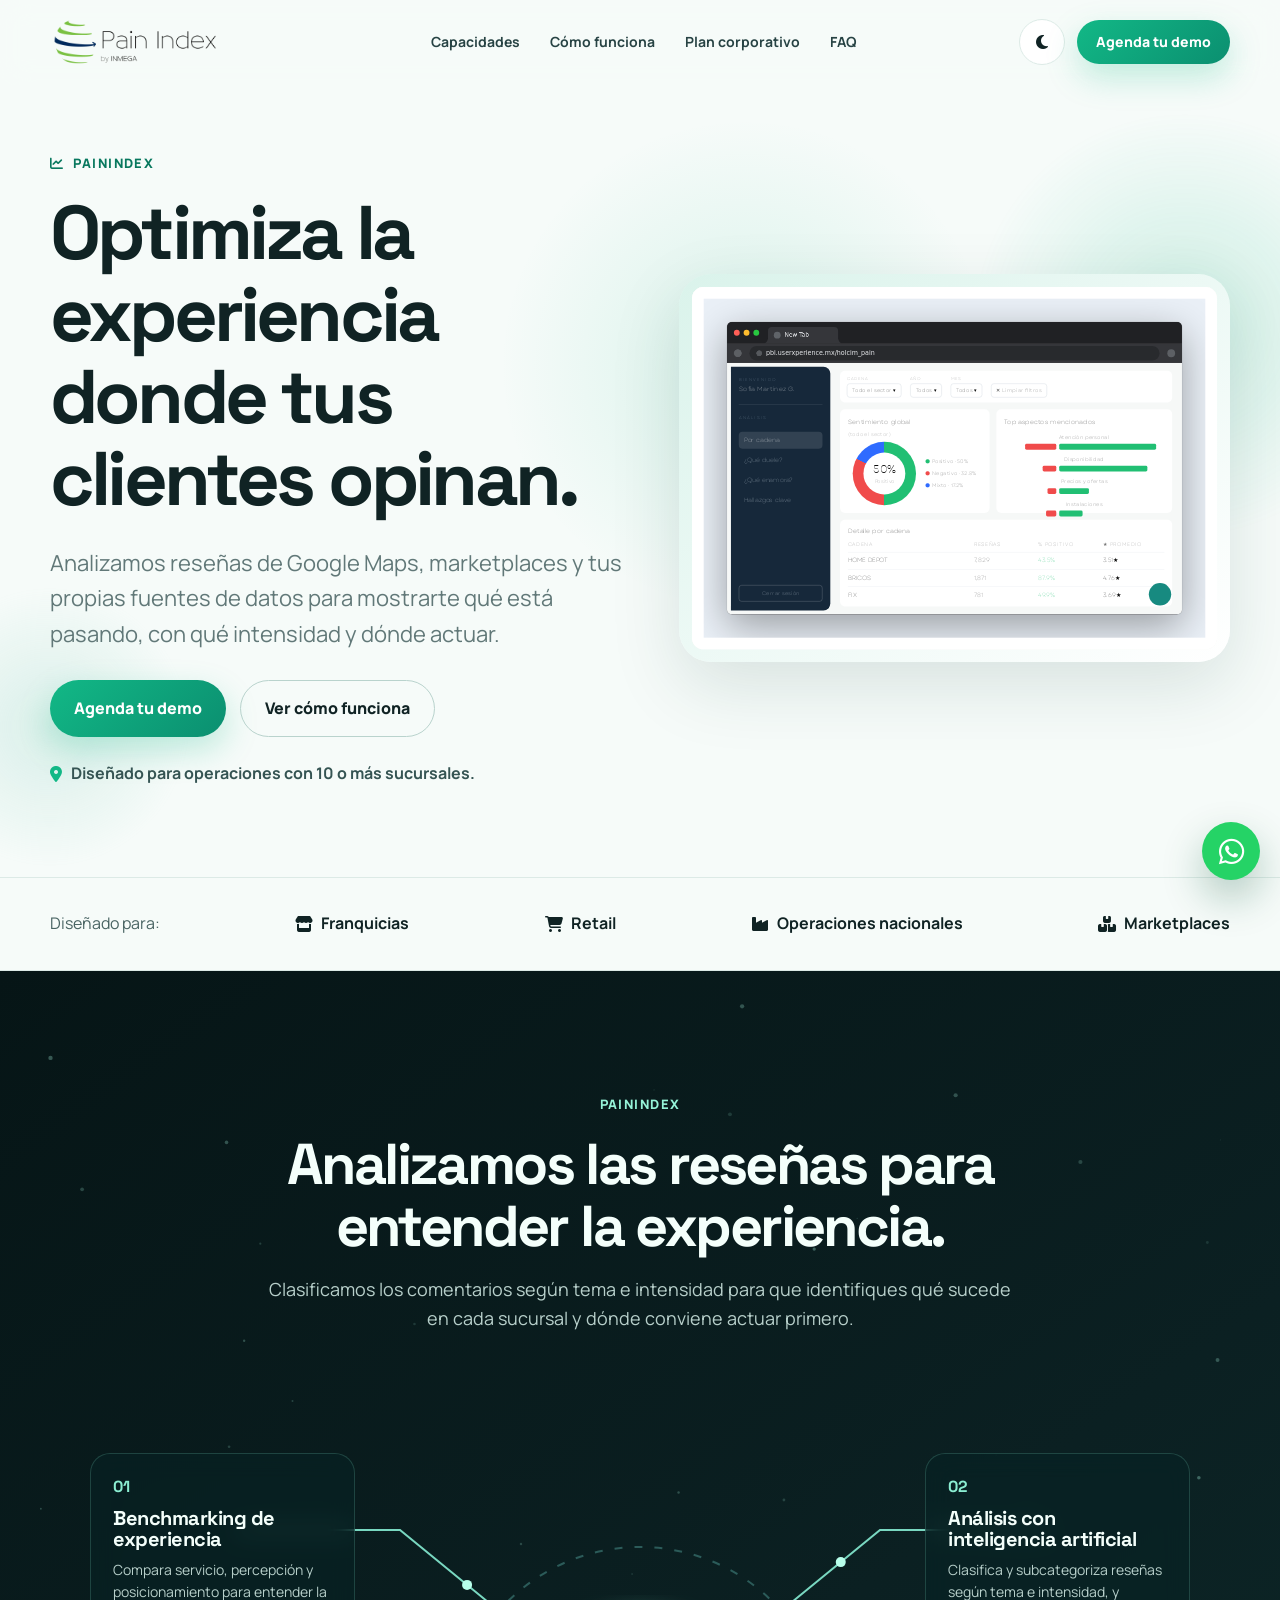
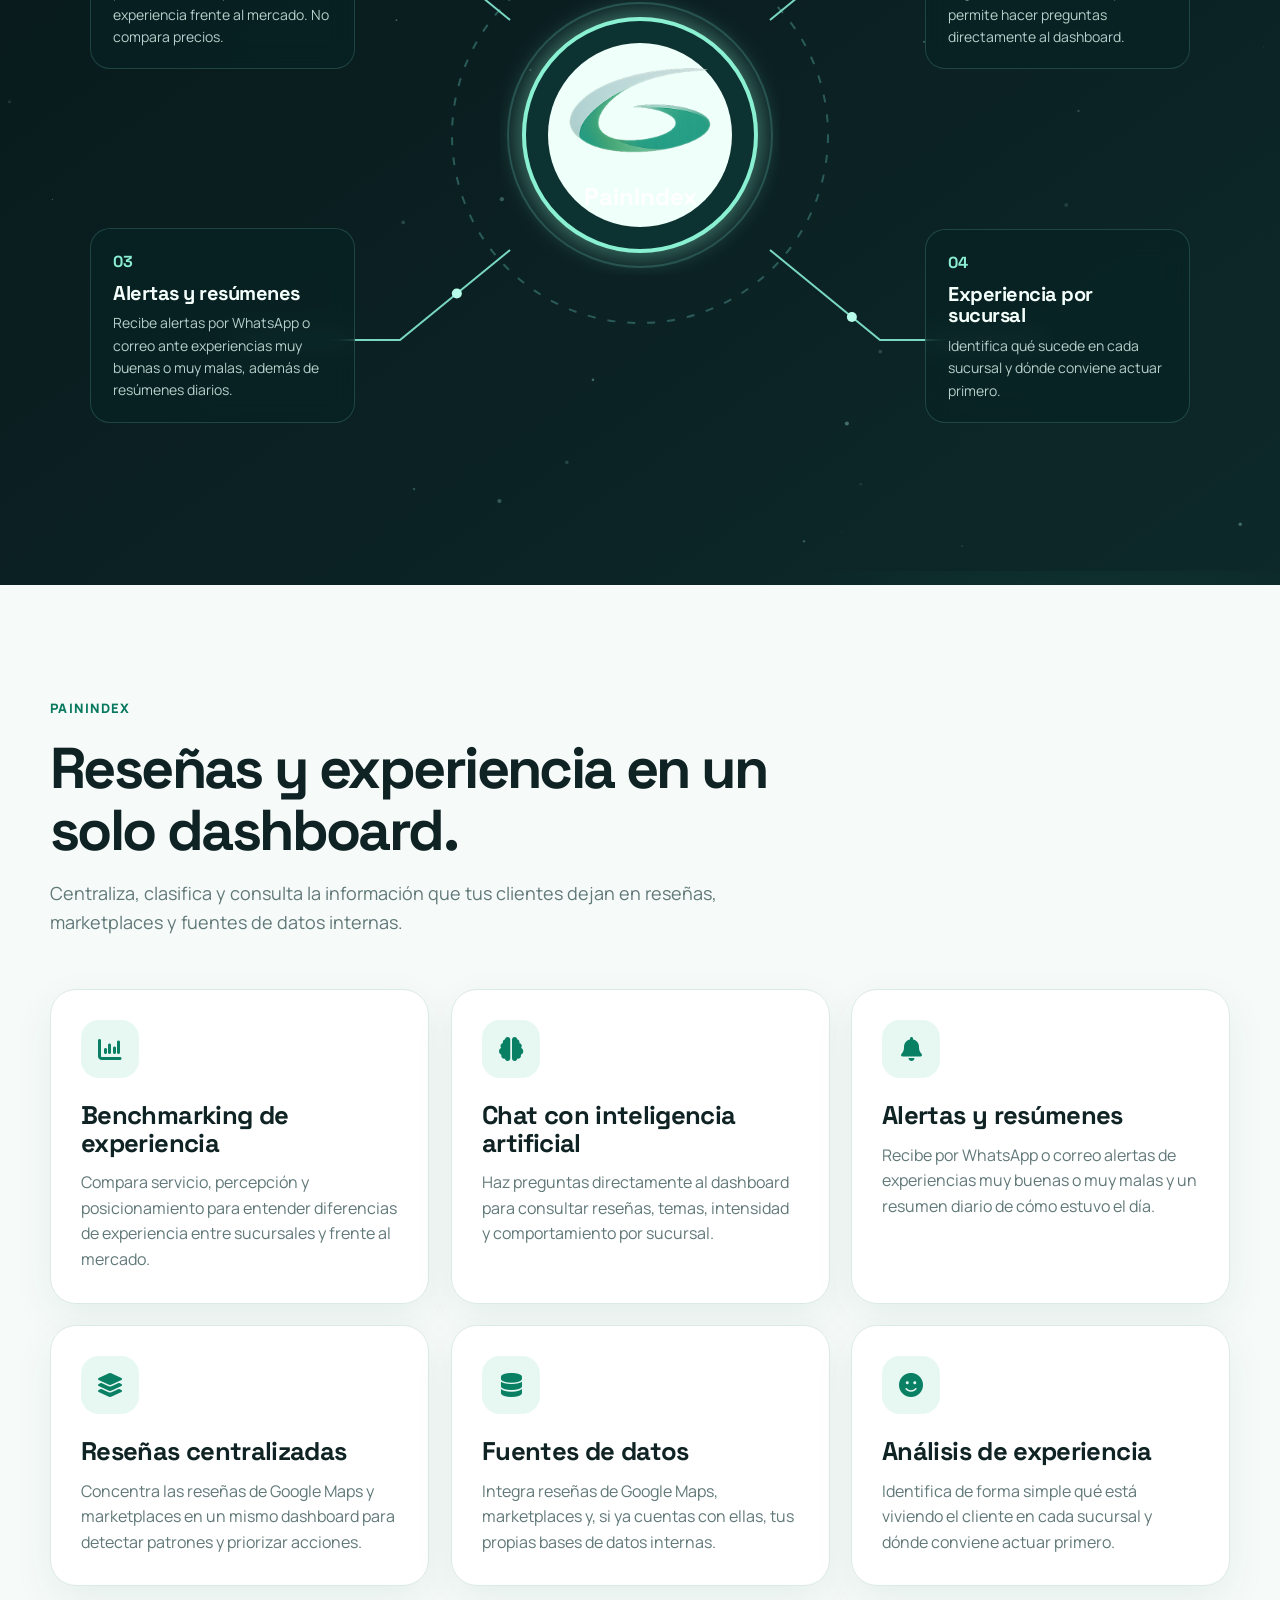
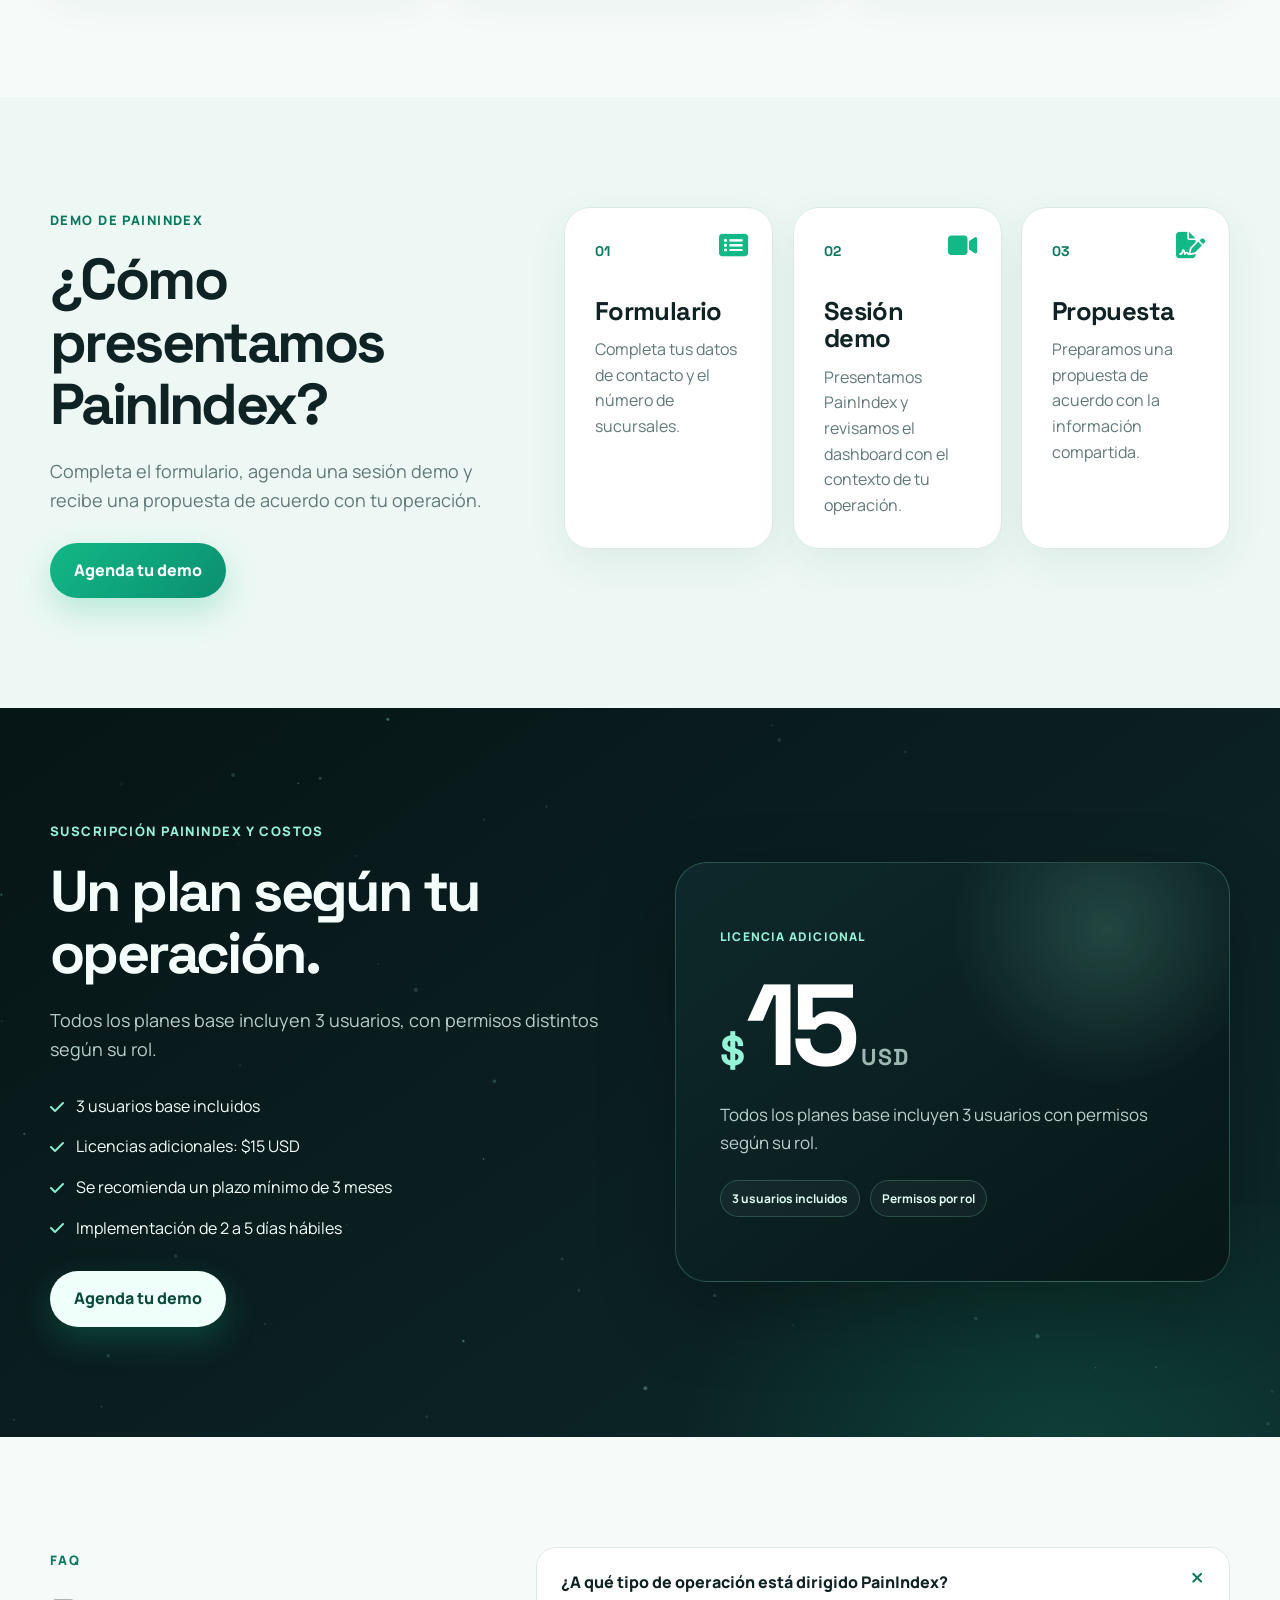
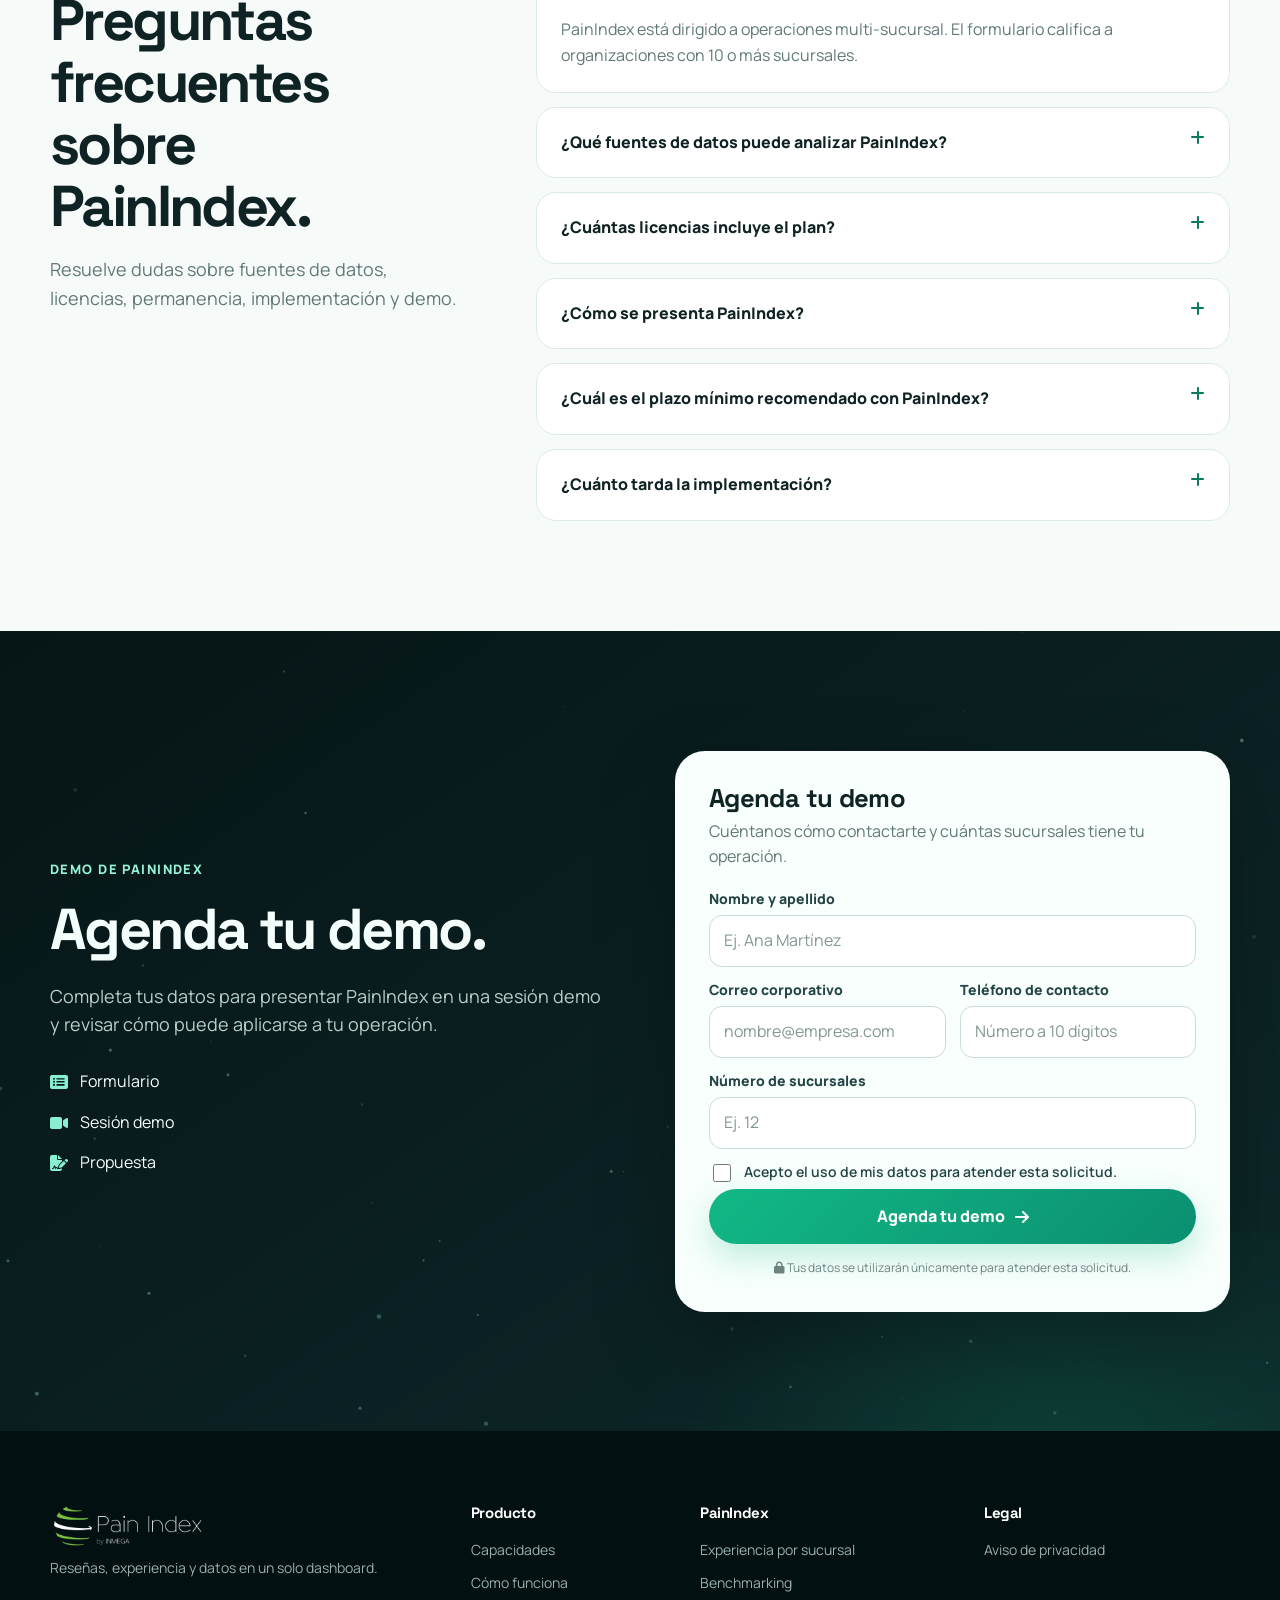
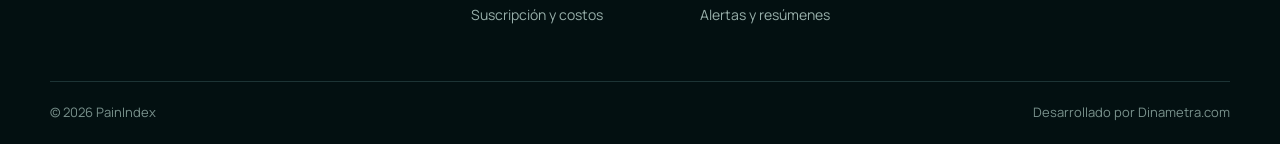
<file: index.html>
<!doctype html>
<html lang="es">
<head>
  <meta charset="utf-8">
  <meta name="viewport" content="width=device-width, initial-scale=1">
  <title>PainIndex | Experiencia de clientes por sucursal</title>
  <meta name="description" content="PainIndex analiza y centraliza reseñas de Google Maps, marketplaces y fuentes de datos internas para identificar la experiencia por sucursal.">
  <meta property="og:title" content="PainIndex">
  <meta property="og:description" content="Analiza la experiencia de tus clientes a partir de reseñas, marketplaces y fuentes de datos internas.">
  <meta property="og:type" content="website">
  <link rel="icon" type="image/png" href="assets/logos/favicon-painindex.png">
  <link rel="preconnect" href="https://fonts.googleapis.com">
  <link rel="preconnect" href="https://cdnjs.cloudflare.com" crossorigin>
  <link href="https://fonts.googleapis.com/css2?family=Manrope:wght@400;500;600;700;800&family=Space+Grotesk:wght@500;600;700&display=swap" rel="stylesheet">
  <link rel="stylesheet" href="https://cdnjs.cloudflare.com/ajax/libs/font-awesome/6.7.2/css/all.min.css">
  <link rel="stylesheet" href="styles.css">
  <script src="script.js" defer></script>
</head>
<body>
  <a class="skip-link" href="#contenido">Saltar al contenido</a>

  <header class="site-header" id="siteHeader">
    <div class="container nav-wrap">
      <a class="brand" href="#inicio" aria-label="Inmega, inicio">
        <img src="assets/logos/logo-painindex-bck.png" alt="PainIndex by INMEGA" width="1780" height="476">
      </a>
      <nav class="desktop-nav" aria-label="Navegación principal">
        <a href="#capacidades">Capacidades</a>
        <a href="#como-funciona">Cómo funciona</a>
        <a href="#plan">Plan corporativo</a>
        <a href="#faq">FAQ</a>
      </nav>
      <div class="nav-actions">
        <button class="theme-toggle" type="button" aria-label="Cambiar tema" title="Cambiar tema">
          <i class="fa-solid fa-moon" aria-hidden="true"></i>
        </button>
        <a class="button button-small" href="#demo" data-demo-focus>Agenda tu demo</a>
        <button class="menu-toggle" type="button" aria-expanded="false" aria-controls="mobileMenu" aria-label="Abrir menú">
          <span></span><span></span><span></span>
        </button>
      </div>
    </div>
    <nav class="mobile-menu" id="mobileMenu" aria-label="Navegación móvil">
      <a href="#capacidades">Capacidades</a>
      <a href="#como-funciona">Cómo funciona</a>
      <a href="#plan">Plan corporativo</a>
      <a href="#faq">FAQ</a>
      <a class="button" href="#demo" data-demo-focus>Agenda tu demo</a>
    </nav>
  </header>

  <main id="contenido">
    <section class="hero light-section" id="inicio">
      <div class="container hero-grid">
        <div class="hero-copy reveal">
          <span class="eyebrow"><i class="fa-solid fa-chart-line" aria-hidden="true"></i> PainIndex</span>
          <h1>Optimiza la experiencia donde tus clientes opinan.</h1>
          <p class="hero-sub">Analizamos reseñas de Google Maps, marketplaces y tus propias fuentes de datos para mostrarte qué está pasando, con qué intensidad y dónde actuar.</p>
          <div class="hero-actions">
            <a class="button" href="#demo" data-demo-focus>Agenda tu demo</a>
            <a class="button button-ghost" href="#como-funciona">Ver cómo funciona</a>
          </div>
          <p class="proof-line"><i class="fa-solid fa-location-dot" aria-hidden="true"></i> Diseñado para operaciones con 10 o más sucursales.</p>
        </div>

        <div class="dashboard-shell floating-card reveal" aria-label="Vista ilustrativa del dashboard PainIndex">
          <iframe class="platform-mockup" src="assets/mockups/3a-dashboard-real.html" title="Vista animada del dashboard real de PainIndex" loading="eager" scrolling="no"></iframe>
          <svg class="dashboard-svg" viewBox="0 0 760 560" role="img" aria-labelledby="dashTitle dashDesc">
            <title id="dashTitle">Dashboard animado de PainIndex</title>
            <desc id="dashDesc">Representación visual de reseñas, sucursales, alertas y tendencias de experiencia.</desc>
            <defs>
              <linearGradient id="dashBg" x1="0" x2="1" y1="0" y2="1">
                <stop offset="0" stop-color="#10282a"/>
                <stop offset="1" stop-color="#071516"/>
              </linearGradient>
              <linearGradient id="greenGrad" x1="0" x2="1">
                <stop offset="0" stop-color="#8fd3c2"/>
                <stop offset="1" stop-color="#12b886"/>
              </linearGradient>
              <filter id="glow"><feGaussianBlur stdDeviation="6" result="b"/><feMerge><feMergeNode in="b"/><feMergeNode in="SourceGraphic"/></feMerge></filter>
            </defs>
            <rect x="10" y="10" width="740" height="540" rx="30" fill="url(#dashBg)" stroke="#31565a"/>
            <rect x="34" y="35" width="692" height="54" rx="14" fill="#123034"/>
            <circle cx="65" cy="62" r="9" fill="#12b886"/>
            <text x="88" y="68" fill="#effff9" font-family="Manrope" font-size="20" font-weight="800">PainIndex Dashboard</text>
            <text x="645" y="68" fill="#8fd3c2" font-family="Manrope" font-size="13">Experiencia</text>

            <g class="metric metric-a">
              <rect x="35" y="112" width="205" height="98" rx="18" fill="#102f31" stroke="#2a5051"/>
              <text x="57" y="144" fill="#9ab8b3" font-family="Manrope" font-size="13">Reseñas analizadas</text>
              <path class="draw-line" d="M57 183 C90 168 110 190 140 166 S190 170 218 150" fill="none" stroke="#69dfbf" stroke-width="4"/>
            </g>
            <g class="metric metric-b">
              <rect x="258" y="112" width="205" height="98" rx="18" fill="#102f31" stroke="#2a5051"/>
              <text x="280" y="144" fill="#9ab8b3" font-family="Manrope" font-size="13">Experiencia por sucursal</text>
              <circle cx="360" cy="172" r="25" fill="none" stroke="#285b56" stroke-width="9"/>
              <circle class="ring-animate" cx="360" cy="172" r="25" fill="none" stroke="#12b886" stroke-width="9" stroke-linecap="round" transform="rotate(-90 360 172)"/>
            </g>
            <g class="metric metric-c">
              <rect x="481" y="112" width="245" height="98" rx="18" fill="#102f31" stroke="#2a5051"/>
              <text x="503" y="144" fill="#9ab8b3" font-family="Manrope" font-size="13">Alertas y resúmenes</text>
              <circle class="pulse-dot" cx="682" cy="163" r="13" fill="#ef626c"/>
              <path d="M682 150 L692 176 H672 Z" fill="#ffd8dc"/>
            </g>

            <rect x="35" y="232" width="440" height="280" rx="20" fill="#0e2a2c" stroke="#2a5051"/>
            <text x="58" y="264" fill="#effff9" font-family="Manrope" font-size="16" font-weight="700">Tendencia de experiencia</text>
            <line x1="60" y1="470" x2="445" y2="470" stroke="#28494a"/>
            <line x1="60" y1="310" x2="60" y2="470" stroke="#28494a"/>
            <path class="chart-path" d="M70 430 C115 415 122 370 160 386 S220 444 258 402 S310 330 345 355 S398 398 442 332" fill="none" stroke="url(#greenGrad)" stroke-width="7" stroke-linecap="round" filter="url(#glow)"/>

            <rect x="495" y="232" width="231" height="280" rx="20" fill="#0e2a2c" stroke="#2a5051"/>
            <text x="518" y="264" fill="#effff9" font-family="Manrope" font-size="16" font-weight="700">Temas e intensidad</text>
            <text x="518" y="306" fill="#93aaa6" font-family="Manrope" font-size="13">Muy positiva</text>
            <rect x="518" y="320" width="155" height="10" rx="5" fill="#173c3c"/><rect class="bar bar-1" x="518" y="320" width="126" height="10" rx="5" fill="#49d5ab"/>
            <text x="518" y="362" fill="#93aaa6" font-family="Manrope" font-size="13">Media</text>
            <rect x="518" y="376" width="155" height="10" rx="5" fill="#173c3c"/><rect class="bar bar-2" x="518" y="376" width="92" height="10" rx="5" fill="#8fd3c2"/>
            <text x="518" y="418" fill="#93aaa6" font-family="Manrope" font-size="13">Crítica</text>
            <rect x="518" y="432" width="155" height="10" rx="5" fill="#173c3c"/><rect class="bar bar-3" x="518" y="432" width="58" height="10" rx="5" fill="#ef626c"/>
          </svg>
        </div>
      </div>
      <div class="hero-orb hero-orb-one"></div>
      <div class="hero-orb hero-orb-two"></div>
    </section>

    <section class="sector-strip light-section" aria-label="Sectores atendidos">
      <div class="container sector-row">
        <span>Diseñado para:</span>
        <strong><i class="fa-solid fa-store" aria-hidden="true"></i> Franquicias</strong>
        <strong><i class="fa-solid fa-cart-shopping" aria-hidden="true"></i> Retail</strong>
        <strong><i class="fa-solid fa-industry" aria-hidden="true"></i> Operaciones nacionales</strong>
        <strong><i class="fa-solid fa-boxes-stacked" aria-hidden="true"></i> Marketplaces</strong>
      </div>
    </section>

    <section class="dark-section value-section particles-section" id="capacidades">
      <canvas class="particles" aria-hidden="true"></canvas>
      <div class="container">
        <div class="section-heading centered reveal">
          <span class="eyebrow eyebrow-dark">PainIndex</span>
          <h2>Analizamos las reseñas para entender la experiencia.</h2>
          <p>Clasificamos los comentarios según tema e intensidad para que identifiques qué sucede en cada sucursal y dónde conviene actuar primero.</p>
        </div>
        <div class="value-map reveal">
          <svg class="value-svg" viewBox="0 0 1100 700" role="img" aria-labelledby="valueTitle valueDesc">
            <title id="valueTitle">Diagrama de capacidades de PainIndex</title>
            <desc id="valueDesc">Cuatro capacidades conectadas a un núcleo central de análisis de experiencia.</desc>
            <defs>
              <radialGradient id="coreFill">
                <stop offset="0" stop-color="#45e0b2"/>
                <stop offset=".45" stop-color="#137f67"/>
                <stop offset="1" stop-color="#082c2b"/>
              </radialGradient>
              <filter id="coreGlow"><feGaussianBlur stdDeviation="12" result="blur"/><feMerge><feMergeNode in="blur"/><feMergeNode in="SourceGraphic"/></feMerge></filter>
            </defs>
            <circle class="orbit orbit-a" cx="550" cy="350" r="188" fill="none" stroke="#2b5b59" stroke-width="2" stroke-dasharray="8 12"/>
            <circle class="orbit orbit-b" cx="550" cy="350" r="132" fill="none" stroke="#204947" stroke-width="2"/>
            <g class="connector-lines" fill="none" stroke="#79d8c1" stroke-width="2">
              <path d="M420 235 L310 145 L145 145"/><path d="M680 235 L790 145 L955 145"/>
              <path d="M420 465 L310 555 L145 555"/><path d="M680 465 L790 555 L955 555"/>
            </g>
            <g class="data-pulse">
              <circle r="5" fill="#b8ffeb"><animateMotion dur="3.6s" repeatCount="indefinite" path="M145 145 L310 145 L420 235"/></circle>
              <circle r="5" fill="#b8ffeb"><animateMotion dur="4.2s" repeatCount="indefinite" path="M955 145 L790 145 L680 235"/></circle>
              <circle r="5" fill="#b8ffeb"><animateMotion dur="3.8s" repeatCount="indefinite" path="M145 555 L310 555 L420 465"/></circle>
              <circle r="5" fill="#b8ffeb"><animateMotion dur="4.5s" repeatCount="indefinite" path="M955 555 L790 555 L680 465"/></circle>
            </g>
            <g class="core-node" filter="url(#coreGlow)">
              <circle cx="550" cy="350" r="116" fill="#0a3231" stroke="#8af0d2" stroke-width="4"/>
              <circle cx="550" cy="350" r="92" fill="#effff9"/>
              <image href="assets/logos/inmega-mark.png" x="468" y="265" width="164" height="120" preserveAspectRatio="xMidYMid meet"/>
              <text x="550" y="420" text-anchor="middle" fill="#ffffff" font-family="Space Grotesk" font-size="24" font-weight="700">PainIndex</text>
            </g>
          </svg>

          <article class="value-copy value-top-left floating-card">
            <span class="number">01</span>
            <h3>Benchmarking de experiencia</h3>
            <p>Compara servicio, percepción y posicionamiento para entender la experiencia frente al mercado. No compara precios.</p>
          </article>
          <article class="value-copy value-top-right floating-card">
            <span class="number">02</span>
            <h3>Análisis con inteligencia artificial</h3>
            <p>Clasifica y subcategoriza reseñas según tema e intensidad, y permite hacer preguntas directamente al dashboard.</p>
          </article>
          <article class="value-copy value-bottom-left floating-card">
            <span class="number">03</span>
            <h3>Alertas y resúmenes</h3>
            <p>Recibe alertas por WhatsApp o correo ante experiencias muy buenas o muy malas, además de resúmenes diarios.</p>
          </article>
          <article class="value-copy value-bottom-right floating-card">
            <span class="number">04</span>
            <h3>Experiencia por sucursal</h3>
            <p>Identifica qué sucede en cada sucursal y dónde conviene actuar primero.</p>
          </article>
        </div>
      </div>
    </section>

    <section class="light-section capabilities">
      <div class="container">
        <div class="section-heading reveal">
          <span class="eyebrow">PainIndex</span>
          <h2>Reseñas y experiencia en un solo dashboard.</h2>
          <p>Centraliza, clasifica y consulta la información que tus clientes dejan en reseñas, marketplaces y fuentes de datos internas.</p>
        </div>
        <div class="card-grid">
          <article class="feature-card floating-card reveal">
            <span class="icon-box"><i class="fa-solid fa-chart-column" aria-hidden="true"></i></span>
            <h3>Benchmarking de experiencia</h3>
            <p>Compara servicio, percepción y posicionamiento para entender diferencias de experiencia entre sucursales y frente al mercado.</p>
          </article>
          <article class="feature-card floating-card reveal">
            <span class="icon-box"><i class="fa-solid fa-brain" aria-hidden="true"></i></span>
            <h3>Chat con inteligencia artificial</h3>
            <p>Haz preguntas directamente al dashboard para consultar reseñas, temas, intensidad y comportamiento por sucursal.</p>
          </article>
          <article class="feature-card floating-card reveal">
            <span class="icon-box"><i class="fa-solid fa-bell" aria-hidden="true"></i></span>
            <h3>Alertas y resúmenes</h3>
            <p>Recibe por WhatsApp o correo alertas de experiencias muy buenas o muy malas y un resumen diario de cómo estuvo el día.</p>
          </article>
          <article class="feature-card floating-card reveal">
            <span class="icon-box"><i class="fa-solid fa-layer-group" aria-hidden="true"></i></span>
            <h3>Reseñas centralizadas</h3>
            <p>Concentra las reseñas de Google Maps y marketplaces en un mismo dashboard para detectar patrones y priorizar acciones.</p>
          </article>
          <article class="feature-card floating-card reveal">
            <span class="icon-box"><i class="fa-solid fa-database" aria-hidden="true"></i></span>
            <h3>Fuentes de datos</h3>
            <p>Integra reseñas de Google Maps, marketplaces y, si ya cuentas con ellas, tus propias bases de datos internas.</p>
          </article>
          <article class="feature-card floating-card reveal">
            <span class="icon-box"><i class="fa-solid fa-face-smile" aria-hidden="true"></i></span>
            <h3>Análisis de experiencia</h3>
            <p>Identifica de forma simple qué está viviendo el cliente en cada sucursal y dónde conviene actuar primero.</p>
          </article>
        </div>
      </div>
    </section>

    <section class="light-section process" id="como-funciona">
      <div class="container process-grid">
        <div class="process-copy reveal">
          <span class="eyebrow">Demo de PainIndex</span>
          <h2>¿Cómo presentamos PainIndex?</h2>
          <p>Completa el formulario, agenda una sesión demo y recibe una propuesta de acuerdo con tu operación.</p>
          <a class="button" href="#demo" data-demo-focus>Agenda tu demo</a>
        </div>
        <div class="steps steps-three">
          <article class="step-card floating-card reveal">
            <span>01</span><i class="fa-solid fa-rectangle-list" aria-hidden="true"></i>
            <h3>Formulario</h3>
            <p>Completa tus datos de contacto y el número de sucursales.</p>
          </article>
          <article class="step-card floating-card reveal">
            <span>02</span><i class="fa-solid fa-video" aria-hidden="true"></i>
            <h3>Sesión demo</h3>
            <p>Presentamos PainIndex y revisamos el dashboard con el contexto de tu operación.</p>
          </article>
          <article class="step-card floating-card reveal">
            <span>03</span><i class="fa-solid fa-file-signature" aria-hidden="true"></i>
            <h3>Propuesta</h3>
            <p>Preparamos una propuesta de acuerdo con la información compartida.</p>
          </article>
        </div>
      </div>
    </section>

    <section class="dark-section plan-section particles-section" id="plan">
      <canvas class="particles" aria-hidden="true"></canvas>
      <div class="container plan-grid">
        <div class="plan-copy reveal">
          <span class="eyebrow eyebrow-dark">Suscripción PainIndex y costos</span>
          <h2>Un plan según tu operación.</h2>
          <p>Todos los planes base incluyen 3 usuarios, con permisos distintos según su rol.</p>
          <div class="plan-points">
            <span><i class="fa-solid fa-check" aria-hidden="true"></i> 3 usuarios base incluidos</span>
            <span><i class="fa-solid fa-check" aria-hidden="true"></i> Licencias adicionales: $15 USD</span>
            <span><i class="fa-solid fa-check" aria-hidden="true"></i> Se recomienda un plazo mínimo de 3 meses</span>
            <span><i class="fa-solid fa-check" aria-hidden="true"></i> Implementación de 2 a 5 días hábiles</span>
          </div>
          <a class="button button-light" href="#demo" data-demo-focus>Agenda tu demo</a>
        </div>
        <div class="price-card floating-card reveal" aria-label="Costo de licencias adicionales">
          <span class="price-kicker">Licencia adicional</span>
          <strong><small>$</small>15 <em>USD</em></strong>
          <p>Todos los planes base incluyen 3 usuarios con permisos según su rol.</p>
          <div class="price-tags">
            <span>3 usuarios incluidos</span>
            <span>Permisos por rol</span>
          </div>
        </div>
      </div>
    </section>

    

    <section class="light-section faq-section" id="faq">
      <div class="container faq-grid">
        <div class="section-heading reveal">
          <span class="eyebrow">FAQ</span>
          <h2>Preguntas frecuentes sobre PainIndex.</h2>
          <p>Resuelve dudas sobre fuentes de datos, licencias, permanencia, implementación y demo.</p>
        </div>
        <div class="accordion reveal">
          <article class="faq-item is-open">
            <button type="button" aria-expanded="true" aria-controls="faq1">¿A qué tipo de operación está dirigido PainIndex?<i class="fa-solid fa-plus" aria-hidden="true"></i></button>
            <div class="faq-answer" id="faq1"><p>PainIndex está dirigido a operaciones multi-sucursal. El formulario califica a organizaciones con 10 o más sucursales.</p></div>
          </article>
          <article class="faq-item">
            <button type="button" aria-expanded="false" aria-controls="faq2">¿Qué fuentes de datos puede analizar PainIndex?<i class="fa-solid fa-plus" aria-hidden="true"></i></button>
            <div class="faq-answer" id="faq2" hidden><p>Puede trabajar con reseñas de Google Maps y marketplaces. Si ya cuentas con una base de datos interna, también puede integrarse como fuente de información.</p></div>
          </article>
          <article class="faq-item">
            <button type="button" aria-expanded="false" aria-controls="faq3">¿Cuántas licencias incluye el plan?<i class="fa-solid fa-plus" aria-hidden="true"></i></button>
            <div class="faq-answer" id="faq3" hidden><p>Todos los planes base incluyen 3 usuarios. Pueden tener distintos permisos según su rol. Las licencias adicionales tienen un costo de $15 USD.</p></div>
          </article>
          <article class="faq-item">
            <button type="button" aria-expanded="false" aria-controls="faq4">¿Cómo se presenta PainIndex?<i class="fa-solid fa-plus" aria-hidden="true"></i></button>
            <div class="faq-answer" id="faq4" hidden><p>El proceso tiene tres pasos: formulario, sesión demo y propuesta.</p></div>
          </article>
          <article class="faq-item">
            <button type="button" aria-expanded="false" aria-controls="faq5">¿Cuál es el plazo mínimo recomendado con PainIndex?<i class="fa-solid fa-plus" aria-hidden="true"></i></button>
            <div class="faq-answer" id="faq5" hidden><p>Se recomienda un plazo mínimo de 3 meses para poder alcanzar la data correcta.</p></div>
          </article>
          <article class="faq-item">
            <button type="button" aria-expanded="false" aria-controls="faq6">¿Cuánto tarda la implementación?<i class="fa-solid fa-plus" aria-hidden="true"></i></button>
            <div class="faq-answer" id="faq6" hidden><p>La implementación toma de 2 a 5 días hábiles.</p></div>
          </article>
        </div>
      </div>
    </section>

    <section class="dark-section demo-section particles-section" id="demo">
      <canvas class="particles" aria-hidden="true"></canvas>
      <div class="container demo-grid">
        <div class="demo-copy reveal">
          <span class="eyebrow eyebrow-dark">Demo de PainIndex</span>
          <h2>Agenda tu demo.</h2>
          <p>Completa tus datos para presentar PainIndex en una sesión demo y revisar cómo puede aplicarse a tu operación.</p>
          <div class="demo-benefits">
            <span><i class="fa-solid fa-rectangle-list" aria-hidden="true"></i> Formulario</span>
            <span><i class="fa-solid fa-video" aria-hidden="true"></i> Sesión demo</span>
            <span><i class="fa-solid fa-file-signature" aria-hidden="true"></i> Propuesta</span>
          </div>
        </div>
        <form class="lead-form floating-card reveal" id="leadForm" novalidate>
          <div class="form-head">
            <h3>Agenda tu demo</h3>
            <p>Cuéntanos cómo contactarte y cuántas sucursales tiene tu operación.</p>
          </div>
          <div class="form-grid">
            <div class="field full">
              <label for="nombre">Nombre y apellido</label>
              <input id="nombre" name="nombre" autocomplete="name" placeholder="Ej. Ana Martínez" required>
              <small class="error" aria-live="polite"></small>
            </div>
            <div class="field">
              <label for="correo">Correo corporativo</label>
              <input id="correo" name="correo" type="email" autocomplete="email" placeholder="nombre@empresa.com" required>
              <small class="error" aria-live="polite"></small>
            </div>
            <div class="field">
              <label for="telefono">Teléfono de contacto</label>
              <input id="telefono" name="telefono" type="tel" autocomplete="tel" inputmode="numeric" maxlength="14" placeholder="Número a 10 dígitos" required>
              <small class="error" aria-live="polite"></small>
            </div>
            <div class="field full">
              <label for="sucursales">Número de sucursales</label>
              <input id="sucursales" name="sucursales" type="number" min="1" inputmode="numeric" placeholder="Ej. 12" required>
              <small class="error" aria-live="polite"></small>
            </div>
            <div class="field full consent">
              <label><input type="checkbox" name="privacidad" required> Acepto el uso de mis datos para atender esta solicitud.</label>
              <small class="error" aria-live="polite"></small>
            </div>
          </div>
          <button class="button submit-button" type="submit">
            <span>Agenda tu demo</span><i class="fa-solid fa-arrow-right" aria-hidden="true"></i>
          </button>
          <p class="form-trust"><i class="fa-solid fa-lock" aria-hidden="true"></i> Tus datos se utilizarán únicamente para atender esta solicitud.</p>
        </form>
      </div>
    </section>
  </main>

  <a class="whatsapp-float" href="https://wa.me/525569789772?text=Hola%2C%20quiero%20conocer%20PainIndex%20y%20agendar%20una%20demostraci%C3%B3n." target="_blank" rel="noopener" aria-label="Contactar por WhatsApp">
    <i class="fa-brands fa-whatsapp" aria-hidden="true"></i>
  </a>

  <footer class="site-footer">
    <div class="container footer-grid">
      <div>
        <div class="footer-brand">
          <img src="assets/logos/logo-painindex-WH.png" alt="PainIndex by INMEGA" width="1780" height="476">
        </div>
        <p>Reseñas, experiencia y datos en un solo dashboard.</p>
      </div>
      <div>
        <h3>Producto</h3>
        <a href="#capacidades">Capacidades</a>
        <a href="#como-funciona">Cómo funciona</a>
        <a href="#plan">Suscripción y costos</a>
      </div>
      <div>
        <h3>PainIndex</h3>
        <span>Experiencia por sucursal</span>
        <span>Benchmarking</span>
        <span>Alertas y resúmenes</span>
      </div>
      <div>
        <h3>Legal</h3>
        <span>Aviso de privacidad</span>
      </div>
    </div>
    <div class="container footer-bottom">
      <span>© 2026 PainIndex</span>
      <a href="https://dinametra.com/" target="_blank" rel="noopener">Desarrollado por Dinametra.com</a>
    </div>
  </footer>
</body>
</html>
</file>
<file: styles.css>
:root{
  --mint:#8fd3c2;--green:#12b886;--green-dark:#08785e;--ink:#102324;--ink-2:#173638;
  --night:#061516;--night-2:#0d282a;--paper:#f6fbf9;--white:#fff;--muted:#617878;
  --line:#dceae6;--danger:#c64b55;--shadow:0 24px 70px rgba(12,58,53,.13);
  --radius:26px;--font-body:"Manrope",sans-serif;--font-display:"Space Grotesk",sans-serif;
}
*{box-sizing:border-box}
html{scroll-behavior:smooth}
body{margin:0;font-family:var(--font-body);color:var(--ink);background:var(--paper);line-height:1.6;overflow-x:hidden}
body.menu-open{overflow:hidden}
img{display:block;max-width:100%}
a{color:inherit;text-decoration:none}
button,input,select,textarea{font:inherit}
button,a{ -webkit-tap-highlight-color:transparent}
:focus-visible{outline:3px solid var(--green);outline-offset:4px}
.skip-link{position:fixed;left:16px;top:-80px;background:#fff;color:#111;padding:12px 18px;border-radius:12px;z-index:9999}
.skip-link:focus{top:16px}
.container{width:min(1180px,calc(100% - 36px));margin-inline:auto;position:relative;z-index:2}
.light-section{background:var(--paper);color:var(--ink)}
.dark-section{background:linear-gradient(145deg,var(--night),#0b2022 58%,#0d2929);color:#f4fffb;position:relative;overflow:hidden}
.dark-section::before{content:"";position:absolute;inset:auto -20% -45% 45%;height:560px;background:radial-gradient(circle,rgba(18,184,134,.18),transparent 68%);pointer-events:none}
.particles{position:absolute;inset:0;width:100%;height:100%;opacity:.9;pointer-events:none;z-index:0}
.site-header{position:fixed;inset:0 0 auto;z-index:100;background:rgba(246,251,249,.78);backdrop-filter:blur(15px);border-bottom:1px solid transparent;transition:.3s ease}
.site-header.scrolled{background:rgba(246,251,249,.94);box-shadow:0 12px 35px rgba(10,47,43,.09);border-color:rgba(24,104,85,.12)}
.nav-wrap{min-height:84px;display:flex;align-items:center;justify-content:space-between;gap:22px}
.brand img{height:46px;width:auto;flex-shrink:0}
.desktop-nav{display:flex;gap:30px;align-items:center}
.desktop-nav a{font-weight:700;font-size:14px;color:#274344}
.desktop-nav a:hover{color:var(--green-dark)}
.nav-actions{display:flex;align-items:center;gap:12px}
.theme-toggle,.menu-toggle{width:46px;height:46px;border:1px solid var(--line);background:#fff;border-radius:50%;display:grid;place-items:center;color:var(--ink);cursor:pointer}
.menu-toggle{display:none;gap:4px}
.menu-toggle span{display:block;width:20px;height:2px;background:currentColor;transition:.25s}
.mobile-menu{display:none}
.button{display:inline-flex;align-items:center;justify-content:center;gap:10px;border:0;border-radius:999px;background:linear-gradient(135deg,var(--green),#0b8f70);color:white;font-weight:800;padding:15px 24px;box-shadow:0 13px 32px rgba(18,184,134,.25);transition:transform .25s,box-shadow .25s,filter .25s;cursor:pointer}
.button:hover{transform:translateY(-3px);box-shadow:0 18px 35px rgba(18,184,134,.34);filter:saturate(1.1)}
.button-small{padding:11px 19px;font-size:14px}
.button-ghost{background:transparent;color:var(--ink);border:1px solid #b9d3cd;box-shadow:none}
.button-light{background:#effff9;color:#0c4b3c}
.eyebrow{display:inline-flex;align-items:center;gap:9px;font-size:13px;text-transform:uppercase;letter-spacing:.11em;font-weight:800;color:var(--green-dark);margin-bottom:18px}
.eyebrow-dark{color:#95f3d8}
h1,h2,h3{font-family:var(--font-display);line-height:1.08;margin:0}
h1{font-size:clamp(43px,6.1vw,76px);letter-spacing:-.05em;max-width:830px}
h2{font-size:clamp(34px,4.5vw,58px);letter-spacing:-.045em}
h3{font-size:clamp(20px,2vw,27px);letter-spacing:-.025em}
p{margin:0;color:var(--muted)}
.dark-section p{color:#b7cfca}
.hero{position:relative;min-height:840px;display:flex;align-items:center;padding:150px 0 90px;overflow:hidden}
.hero-grid{display:grid;grid-template-columns:1.02fr .98fr;align-items:center;gap:56px}
.hero-copy{position:relative;z-index:3}
.hero-sub{font-size:clamp(18px,2vw,22px);max-width:680px;margin:26px 0 28px}
.hero-actions{display:flex;gap:14px;flex-wrap:wrap}
.proof-line{margin-top:24px;font-weight:700;color:#355453;display:flex;align-items:center;gap:9px}
.proof-line i{color:var(--green)}
.dashboard-shell{border-radius:32px;padding:13px;background:linear-gradient(145deg,#daf3eb,#fff);box-shadow:var(--shadow);position:relative;z-index:3;overflow:hidden}
.dashboard-svg{display:none}
.platform-mockup{display:block;width:1078px;height:744px;border:0;border-radius:24px;background:#fff;overflow:hidden;transform-origin:top left}
.hero-orb{position:absolute;border-radius:50%;filter:blur(2px);pointer-events:none}
.hero-orb-one{width:430px;height:430px;right:-120px;top:110px;background:radial-gradient(circle,rgba(18,184,134,.18),transparent 70%)}
.hero-orb-two{width:280px;height:280px;left:-90px;bottom:10px;background:radial-gradient(circle,rgba(143,211,194,.28),transparent 70%)}
.metric{animation:dashIn .8s both}
.metric-b{animation-delay:.18s}.metric-c{animation-delay:.36s}
.draw-line,.chart-path{stroke-dasharray:650;stroke-dashoffset:650;animation:draw 2.7s ease forwards .5s}
.ring-animate{animation:ring 2.2s ease both .9s}
.bar{transform-origin:left;animation:barGrow 1.5s ease both}
.bar-1{animation-delay:1s}.bar-2{animation-delay:1.2s}.bar-3{animation-delay:1.4s}
.pulse-dot{animation:pulse 1.8s infinite}
.sector-strip{border-top:1px solid var(--line);border-bottom:1px solid var(--line)}
.sector-row{min-height:92px;display:flex;align-items:center;justify-content:space-between;gap:20px;flex-wrap:wrap;color:#496463}
.sector-row strong{display:flex;align-items:center;gap:8px;color:var(--ink)}
.value-section{padding:120px 0 100px}
.section-heading{max-width:760px;margin-bottom:52px}
.section-heading.centered{text-align:center;margin-inline:auto}
.section-heading p{font-size:18px;margin-top:18px}
.value-map{height:700px;position:relative;max-width:1100px;margin:auto}
.value-svg{position:absolute;inset:0;width:100%;height:100%}
.fa-wrap{width:32px;height:32px;display:grid;place-items:center;color:#0c7a60;font-size:28px}
.value-icon{animation:floatIcon 4s ease-in-out infinite}
.value-icon:nth-of-type(2){animation-delay:-1s}.value-icon:nth-of-type(3){animation-delay:-2s}.value-icon:nth-of-type(4){animation-delay:-3s}
.core-node{animation:corePulse 3.4s ease-in-out infinite;transform-origin:550px 350px}
.orbit-a{animation:spin 28s linear infinite;transform-origin:550px 350px}
.orbit-b{animation:spinReverse 20s linear infinite;transform-origin:550px 350px}
.value-copy{position:absolute;width:265px;padding:20px 22px;border:1px solid rgba(137,237,208,.18);background:rgba(8,35,36,.62);backdrop-filter:blur(12px);border-radius:20px}
.value-copy h3{font-size:20px;margin:8px 0}
.value-copy p{font-size:14px}
.value-copy .number{font-family:var(--font-display);color:#8beed2;font-weight:700}
.value-top-left{left:0;top:68px}.value-top-right{right:0;top:68px}.value-bottom-left{left:0;bottom:62px}.value-bottom-right{right:0;bottom:62px}
.capabilities,.process,.about,.faq-section{padding:110px 0}
.card-grid{display:grid;grid-template-columns:repeat(3,1fr);gap:22px}
.feature-card,.step-card{background:#fff;border:1px solid var(--line);border-radius:var(--radius);padding:30px;box-shadow:0 14px 40px rgba(18,72,65,.07)}
.icon-box{width:58px;height:58px;border-radius:18px;background:#e7f8f2;color:#098064;display:grid;place-items:center;font-size:24px;margin-bottom:24px}
.feature-card h3{margin-bottom:13px}
.process{background:#edf8f4}
.process-grid{display:grid;grid-template-columns:.8fr 1.2fr;gap:70px;align-items:start}
.process-copy{position:sticky;top:130px}
.process-copy p{font-size:18px;margin:22px 0 28px}
.steps{display:grid;grid-template-columns:1fr 1fr;gap:20px}
.step-card{position:relative;min-height:235px}
.step-card>span{font-family:var(--font-display);font-size:14px;color:var(--green-dark);font-weight:700}
.step-card>i{position:absolute;right:24px;top:25px;font-size:26px;color:var(--green)}
.step-card h3{margin:34px 0 12px}
.plan-section{padding:110px 0}
.plan-grid,.about-grid,.demo-grid{display:grid;grid-template-columns:1fr 1fr;gap:70px;align-items:center}
.plan-copy p,.about-copy p,.demo-copy p{font-size:18px;margin:22px 0}
.plan-points,.demo-benefits{display:grid;gap:15px;margin:30px 0}
.plan-points span,.demo-benefits span{display:flex;gap:12px;align-items:center}
.plan-points i,.demo-benefits i{color:#89efd1}
.plan-visual,.about-image{position:relative;overflow:hidden;border-radius:30px}
.plan-visual img,.about-image img{width:100%;aspect-ratio:4/3;object-fit:cover}
.photo-badge{position:absolute;left:18px;bottom:18px;background:rgba(6,21,22,.82);color:#fff;padding:12px 16px;border-radius:999px;backdrop-filter:blur(10px);font-weight:700}
.check-list{list-style:none;padding:0;margin:26px 0;display:grid;gap:14px}
.check-list li{display:flex;align-items:center;gap:12px;font-weight:700}
.check-list i{color:var(--green)}
.faq-grid{display:grid;grid-template-columns:.75fr 1.25fr;gap:70px}
.accordion{display:grid;gap:14px}
.faq-item{background:#fff;border:1px solid var(--line);border-radius:20px;overflow:hidden}
.faq-item button{width:100%;padding:22px 24px;background:none;border:0;display:flex;justify-content:space-between;gap:20px;text-align:left;font-weight:800;color:var(--ink);cursor:pointer}
.faq-item button i{transition:transform .25s;color:var(--green-dark)}
.faq-item.is-open button i{transform:rotate(45deg)}
.faq-answer{padding:0 24px 23px}
.demo-section{padding:120px 0}
.contact-note a{color:#98efd6;text-decoration:underline}
.lead-form{background:#f8fffc;color:var(--ink);padding:34px;border-radius:30px;box-shadow:0 30px 80px rgba(0,0,0,.25)}
.form-head{margin-bottom:18px}.form-head p{color:var(--muted);margin-top:6px}
.form-grid{display:grid;grid-template-columns:1fr 1fr;column-gap:14px;row-gap:12px}
.field{display:grid;gap:5px;min-width:0}.field.full{grid-column:1/-1}
.field label{font-size:14px;font-weight:800;color:#244545}
.field input,.field select,.field textarea{width:100%;border:1px solid #c9ddd7;background:#fff;color:var(--ink);border-radius:13px;padding:12px 14px;transition:.2s}
.field input:focus,.field select:focus,.field textarea:focus{border-color:var(--green);box-shadow:0 0 0 4px rgba(18,184,134,.12);outline:0}
.field.has-error input,.field.has-error select,.field.has-error textarea{border-color:var(--danger)}
.error{display:none;color:var(--danger);font-size:12px;line-height:1.35}.field.has-error .error{display:block}
.consent label{font-weight:600;display:flex;align-items:flex-start;gap:10px}
.consent input{width:18px;height:18px;margin-top:3px}
.submit-button{width:100%;margin-top:4px}
.form-trust{font-size:12px!important;text-align:center;color:#6e8380!important;margin:14px 0 0!important}
.whatsapp-float{position:fixed;right:20px;bottom:20px;width:58px;height:58px;border-radius:50%;background:#25d366;color:#fff;display:grid;place-items:center;font-size:29px;z-index:90;box-shadow:0 18px 40px rgba(10,85,55,.3);animation:pulseSoft 2.3s infinite}
.site-footer{background:#031011;color:#d9ebe6;padding:74px 0 22px}
.footer-grid{display:grid;grid-template-columns:1.4fr .7fr .9fr .9fr;gap:38px}
.footer-grid>div{display:flex;flex-direction:column;gap:10px}
.footer-grid img{height:42px;width:auto;filter:none;align-self:flex-start}
.footer-grid p,.footer-grid span,.footer-grid a{color:#98afaa;font-size:14px}
.footer-grid h3{font-size:15px;margin-bottom:8px;color:#fff}
.footer-bottom{margin-top:54px;border-top:1px solid #1d3435;padding-top:20px;display:flex;justify-content:space-between;color:#79918c;font-size:13px}
.floating-card{animation:floatCard 6s ease-in-out infinite;will-change:transform}
.floating-card:nth-child(2n){animation-delay:-1.8s}.floating-card:nth-child(3n){animation-delay:-3.6s}
.reveal{opacity:0;transform:translateY(28px);transition:opacity .75s ease,transform .75s ease}
.reveal.visible{opacity:1;transform:none}
body.theme-night .light-section{background:#0b1f20;color:#f2fffb}
body.theme-night .light-section p{color:#abc4be}
body.theme-night .site-header{background:rgba(8,29,30,.9)}
body.theme-night .desktop-nav a,body.theme-night .theme-toggle,body.theme-night .button-ghost{color:#effff9}
body.theme-night .theme-toggle{background:#102c2f;border-color:#2a4b4e}
body.theme-night .feature-card,body.theme-night .step-card,body.theme-night .faq-item{background:#102b2d;border-color:#29494a;color:#effff9}
body.theme-night .faq-item button{color:#effff9}
body.theme-night .process{background:#0d2526}
body.theme-night .sector-strip{border-color:#254345}
body.theme-night .sector-row strong{color:#effff9}
body.theme-night .button-ghost{border-color:#34585a}
@keyframes dashIn{from{opacity:0;transform:translateY(18px)}to{opacity:1;transform:none}}
@keyframes draw{to{stroke-dashoffset:0}}
@keyframes ring{from{stroke-dasharray:0 164}to{stroke-dasharray:120 44}}
@keyframes barGrow{from{transform:scaleX(0)}to{transform:scaleX(1)}}
@keyframes pulse{50%{opacity:.35;transform:scale(1.3);transform-origin:center}}
@keyframes floatCard{0%,100%{transform:translateY(0)}50%{transform:translateY(-12px)}}
@keyframes floatIcon{0%,100%{transform:translate(var(--x,0),var(--y,0)) translateY(0)}50%{transform:translate(var(--x,0),var(--y,0)) translateY(-9px)}}
@keyframes corePulse{50%{transform:scale(1.04)}}
@keyframes spin{to{transform:rotate(360deg)}}
@keyframes spinReverse{to{transform:rotate(-360deg)}}
@keyframes pulseSoft{50%{box-shadow:0 0 0 13px rgba(37,211,102,0),0 18px 40px rgba(10,85,55,.3)}}
@media (max-width:980px){
  .desktop-nav,.nav-actions>.button-small{display:none}.menu-toggle{display:grid}
  .mobile-menu{position:fixed;inset:84px 0 auto;background:rgba(246,251,249,.98);padding:24px 22px;display:grid;gap:15px;transform:translateY(-130%);transition:.3s;box-shadow:0 24px 40px rgba(0,0,0,.12)}
  .mobile-menu.open{transform:none}.mobile-menu a:not(.button){padding:12px 4px;font-weight:800}
  .hero-grid,.plan-grid,.about-grid,.demo-grid,.process-grid,.faq-grid{grid-template-columns:1fr}
  .hero{padding-top:130px}.dashboard-shell{max-width:760px;margin:auto}
  .process-copy{position:static}.card-grid{grid-template-columns:1fr 1fr}
  .value-map{height:auto;padding-top:430px;display:grid;grid-template-columns:1fr 1fr;gap:18px}
  .value-svg{height:430px}.value-copy{position:static;width:auto}
  .footer-grid{grid-template-columns:1fr 1fr}
}
@media (max-width:680px){
  .container{width:min(100% - 26px,1180px)}
  .nav-wrap{min-height:74px}.mobile-menu{inset:74px 0 auto}
  .brand img{height:39px}
  .hero{min-height:auto;padding:118px 0 65px}.hero-grid{gap:40px}
  .hero-actions{flex-direction:column}.hero-actions .button{width:100%}
  .sector-row{justify-content:flex-start;padding:20px 0}
  .sector-row span{width:100%}
  .value-section,.capabilities,.process,.about,.faq-section,.plan-section,.demo-section{padding:82px 0}
  .value-map{padding-top:335px;grid-template-columns:1fr}
  .value-svg{height:335px;top:0}
  .value-copy{text-align:left}
  .card-grid,.steps,.form-grid{grid-template-columns:1fr}
  .field.full{grid-column:auto}
  .feature-card,.step-card{padding:24px}
  .lead-form{padding:22px 18px}
  .footer-grid{grid-template-columns:1fr}.footer-bottom{flex-direction:column;gap:10px}
  .whatsapp-float{right:14px;bottom:14px}
}

@media (max-width:420px){
  h1{font-size:clamp(38px,11.5vw,48px)}
  h2{font-size:clamp(31px,9vw,40px)}
  .button{padding-inline:19px}
  .value-copy,.feature-card,.step-card,.lead-form,.faq-item{min-width:0}
  .field input,.field select,.field textarea{font-size:16px}
  .consent label{font-size:13px;line-height:1.45}
}
@media (prefers-reduced-motion:reduce){
  *,*::before,*::after{animation:none!important;scroll-behavior:auto!important;transition:none!important}
  .reveal{opacity:1;transform:none}.particles{display:none}
}

.thanks-page{min-height:100vh;display:grid;grid-template-columns:1fr 1fr}
.thanks-left,.thanks-right{min-height:100vh;display:flex;align-items:center;padding:clamp(34px,6vw,90px)}
.thanks-content{position:relative;z-index:2;max-width:630px}
.thanks-content>img{height:48px;width:auto;filter:none;margin-bottom:50px}
.thanks-content h1{font-size:clamp(46px,6vw,76px);margin-bottom:24px}
.thanks-content>p{font-size:19px;max-width:590px}
.thanks-actions{display:flex;gap:14px;flex-wrap:wrap;margin:32px 0}
.thanks-ghost{color:#fff;border-color:#56706e}
.lead-summary{display:grid;gap:4px;border-top:1px solid rgba(255,255,255,.16);padding-top:24px;color:#b7cfca}
.lead-summary strong{color:#fff;font-size:18px}
.thanks-right{background:#eff8f5}
.thanks-card{background:#fff;border:1px solid var(--line);border-radius:30px;padding:34px;box-shadow:var(--shadow);max-width:620px;margin:auto}
.thanks-card h2{font-size:clamp(34px,4vw,52px)}
.thanks-card img{border-radius:22px;aspect-ratio:16/10;object-fit:cover;margin:28px 0 20px}
.thanks-card>p{font-size:14px}
@media(max-width:880px){.thanks-page{grid-template-columns:1fr}.thanks-left,.thanks-right{min-height:auto;padding:80px 24px}.thanks-content>img{margin-bottom:35px}}


/* Logos adaptables por modo */
.brand{
  display:inline-flex;
  align-items:center;
  justify-content:flex-start;
  width:219px;
  height:64px;
  overflow:hidden;
  flex-shrink:0;
}
.brand-logo{
  display:block;
  width:100%;
  height:100%;
  object-fit:contain;
  object-position:left center;
  flex-shrink:0;
  align-self:center;
}
.brand-logo-light{display:block}
.brand-logo-dark{display:none}
body.theme-night .brand-logo-light{display:none}
body.theme-night .brand-logo-dark{display:block}

/* Isotipo real dentro del diagrama */
.core-node image{pointer-events:none}

/* Placeholders legibles */
.field input::placeholder,
.field textarea::placeholder{
  color:#829895;
  opacity:1;
}

@media (max-width:680px){
  .brand{
    width:193px;
    height:55px;
  }
  .brand .brand-logo{height:39px}
}


/* Ajuste final de identidad en navbar */
.nav-wrap{
  min-height:84px;
}
@media (max-width:680px){
  .nav-wrap{
    min-height:74px;
  }
}


/* === Ajustes PainIndex — minuta 4 agosto === */
.painindex-brand{
  display:inline-flex;
  align-items:center;
  gap:10px;
  font-family:var(--font-display);
  font-size:24px;
  font-weight:800;
  letter-spacing:-.04em;
}
.painindex-brand img{width:38px;height:38px;object-fit:contain}
.footer-painindex-brand{display:flex;align-items:center;gap:10px}
.footer-painindex-brand img{width:36px;height:36px;filter:none}
.footer-painindex-brand strong{font-family:var(--font-display);font-size:24px;color:#fff}

.hero::before{
  content:"";
  position:absolute;
  width:520px;height:520px;
  left:38%;top:12%;
  border-radius:50%;
  background:radial-gradient(circle,rgba(18,184,134,.13),transparent 67%);
  animation:jovialGlow 7s ease-in-out infinite;
  pointer-events:none;
}
.feature-card,.step-card,.price-card{
  transition:transform .28s ease,box-shadow .28s ease,border-color .28s ease;
}
.feature-card:hover,.step-card:hover,.price-card:hover{
  transform:translateY(-10px) rotate(-.35deg);
  border-color:rgba(18,184,134,.45);
  box-shadow:0 24px 58px rgba(18,72,65,.14);
}
.steps.steps-three{grid-template-columns:repeat(3,1fr);align-items:stretch}
.steps.steps-three .step-card{min-height:260px}

.price-card{
  min-height:420px;
  border:1px solid rgba(143,239,209,.24);
  border-radius:32px;
  padding:44px;
  background:
    radial-gradient(circle at 78% 16%,rgba(143,239,209,.18),transparent 28%),
    linear-gradient(145deg,#0e292b,#071718);
  display:flex;
  flex-direction:column;
  justify-content:center;
  box-shadow:0 30px 80px rgba(0,0,0,.24);
}
.price-kicker{
  text-transform:uppercase;
  letter-spacing:.1em;
  font-size:12px;
  font-weight:800;
  color:#95f3d8;
}
.price-card>strong{
  display:flex;
  align-items:baseline;
  gap:8px;
  font-family:var(--font-display);
  font-size:clamp(70px,9vw,118px);
  line-height:1;
  color:#fff;
  margin:22px 0 18px;
  letter-spacing:-.06em;
}
.price-card>strong small{font-size:.36em;color:#95f3d8}
.price-card>strong em{font-style:normal;font-size:.2em;letter-spacing:.06em;color:#9db8b2}
.price-card p{font-size:17px}
.price-tags{display:flex;gap:10px;flex-wrap:wrap;margin-top:24px}
.price-tags span{
  border:1px solid rgba(143,239,209,.2);
  background:rgba(255,255,255,.04);
  padding:8px 11px;
  border-radius:999px;
  color:#dffbf2;
  font-size:12px;
  font-weight:700;
}
@keyframes jovialGlow{
  0%,100%{transform:translate3d(0,0,0) scale(1);opacity:.65}
  50%{transform:translate3d(24px,-18px,0) scale(1.08);opacity:1}
}
@media (max-width:900px){
  .steps.steps-three{grid-template-columns:1fr}
  .price-card{min-height:360px}
}
</file>
